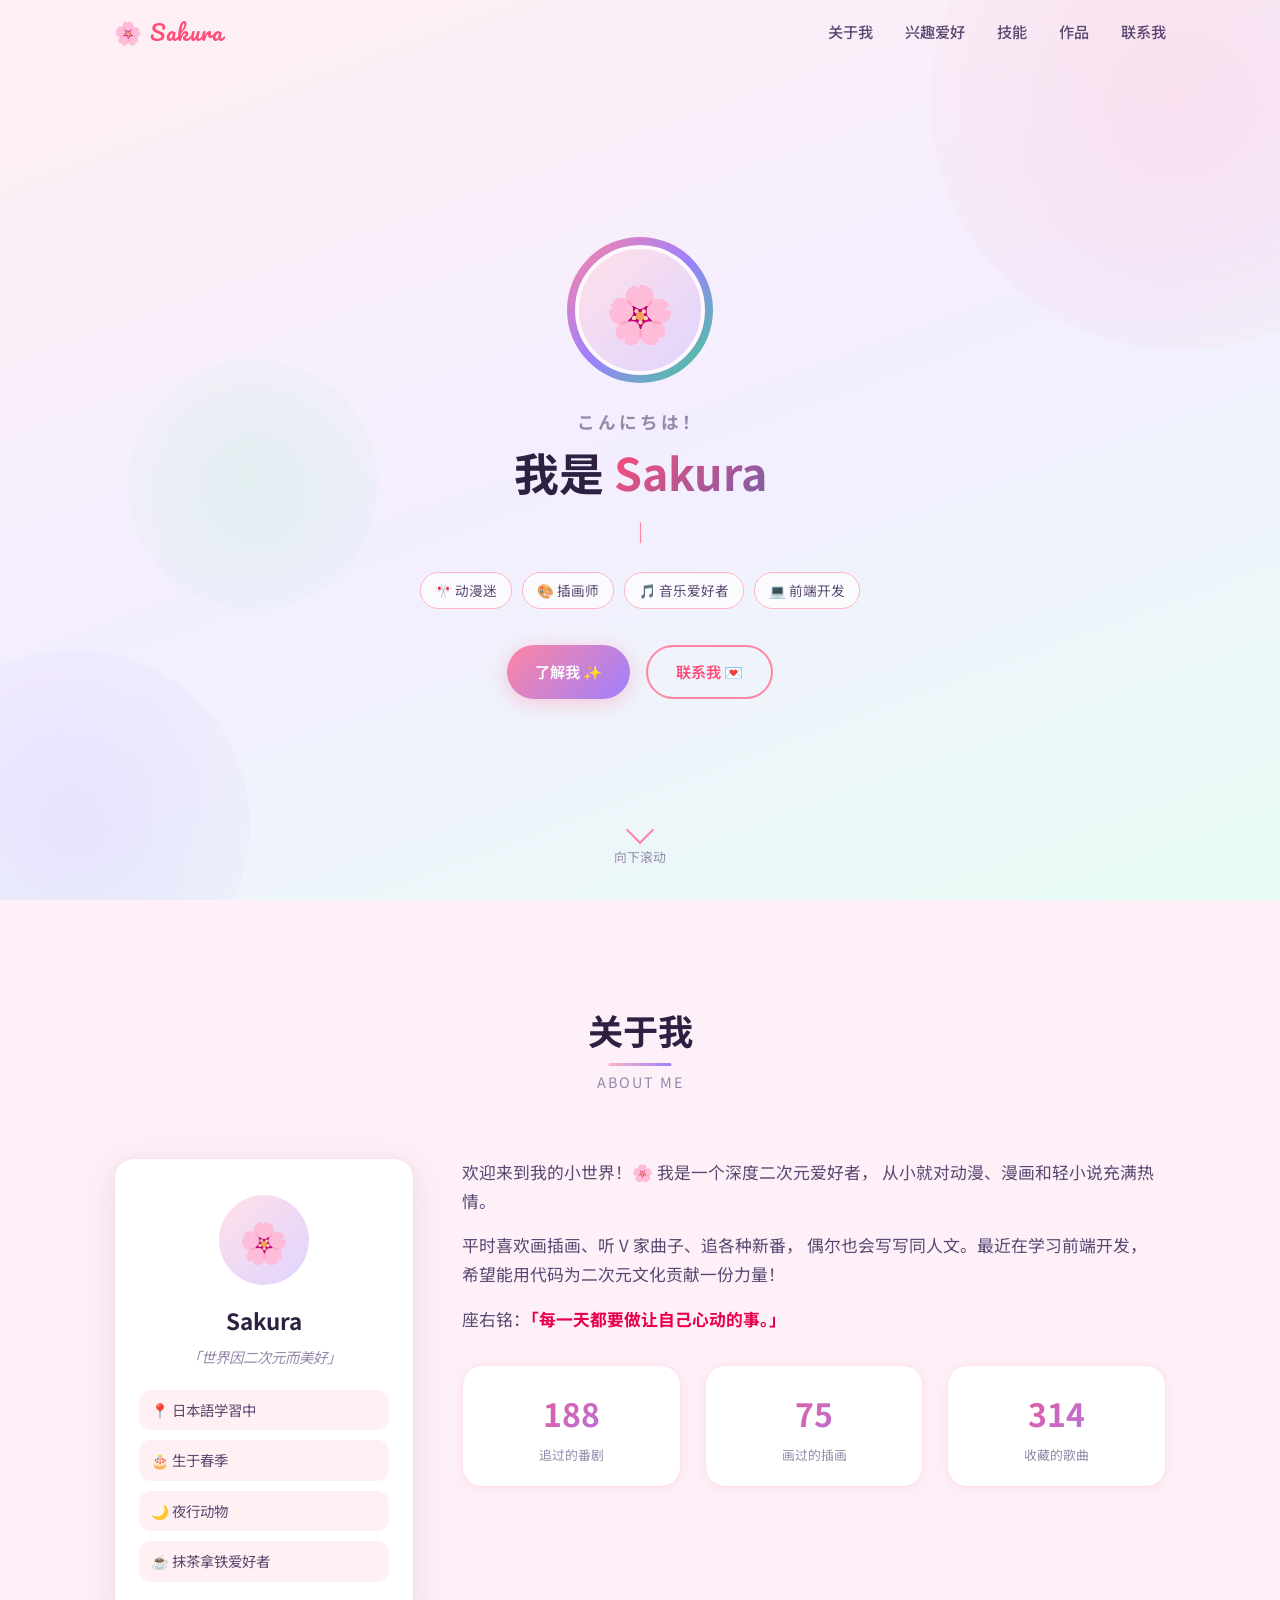
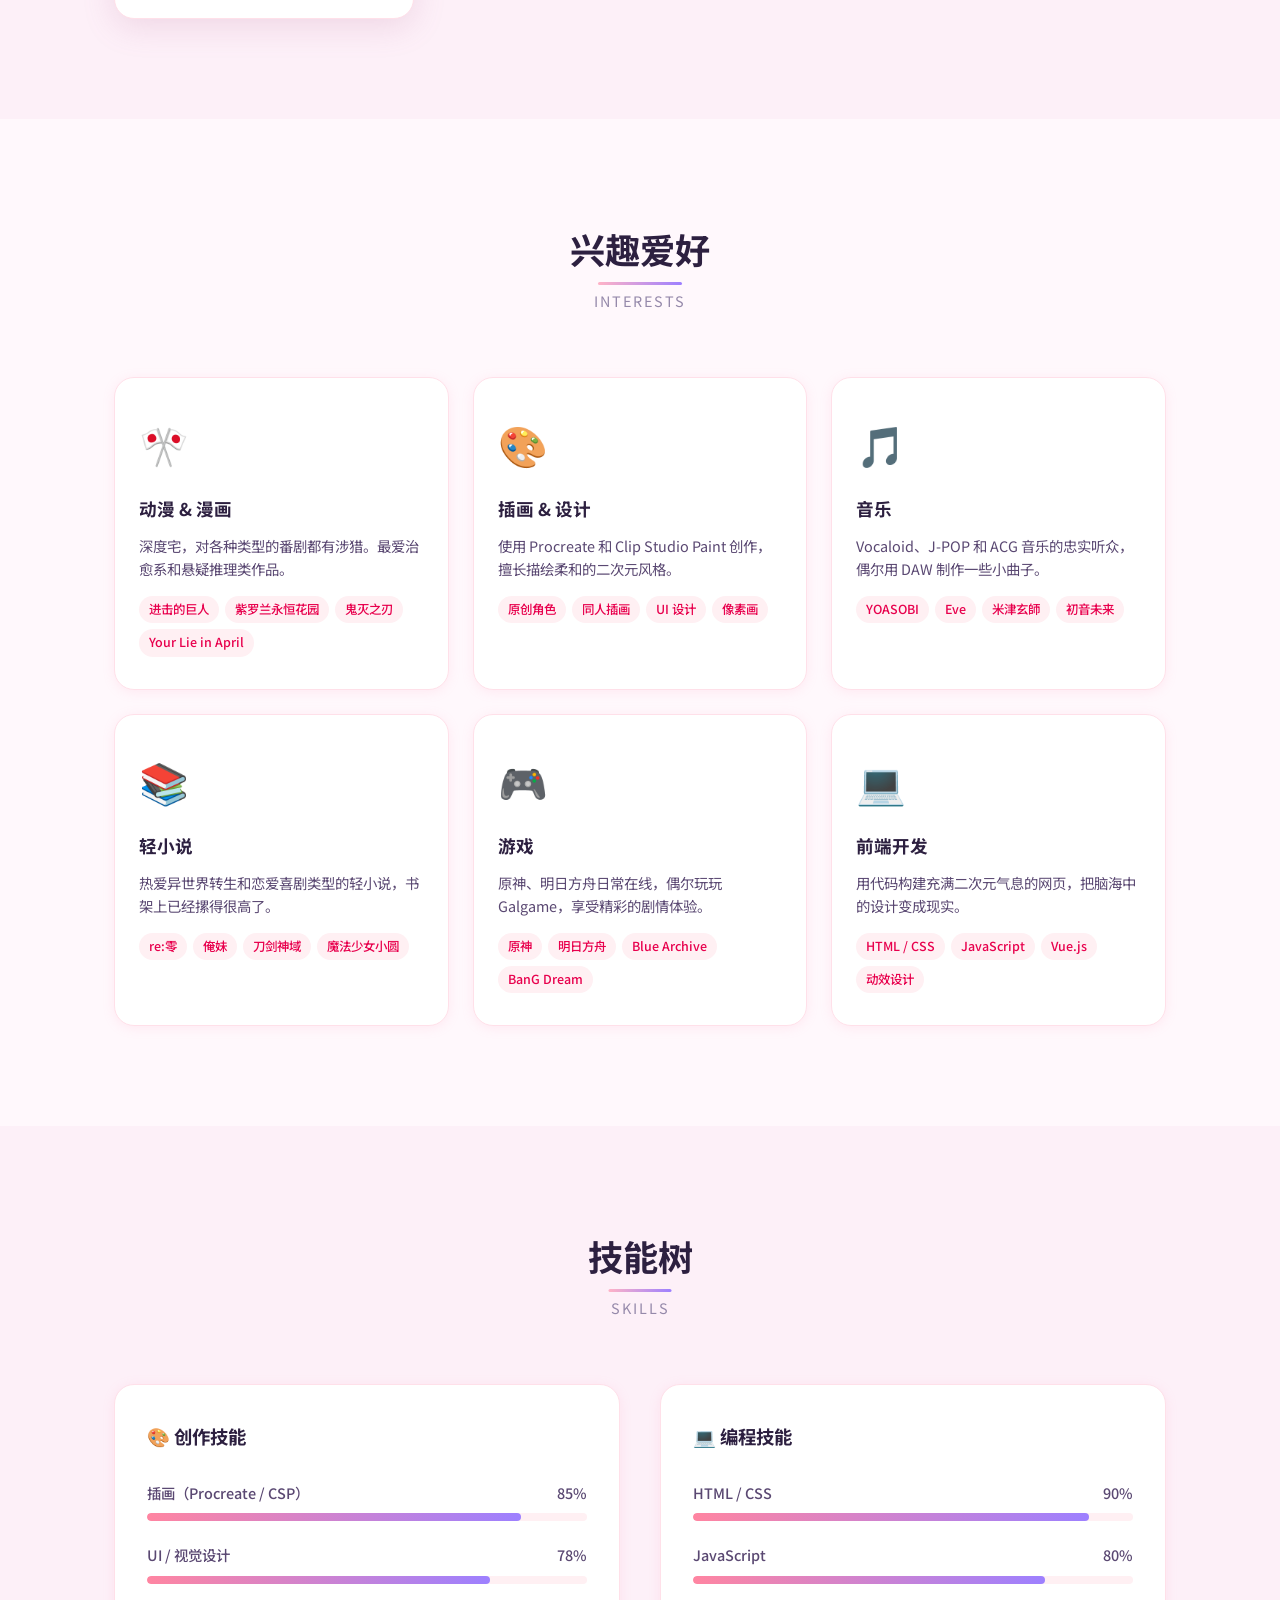
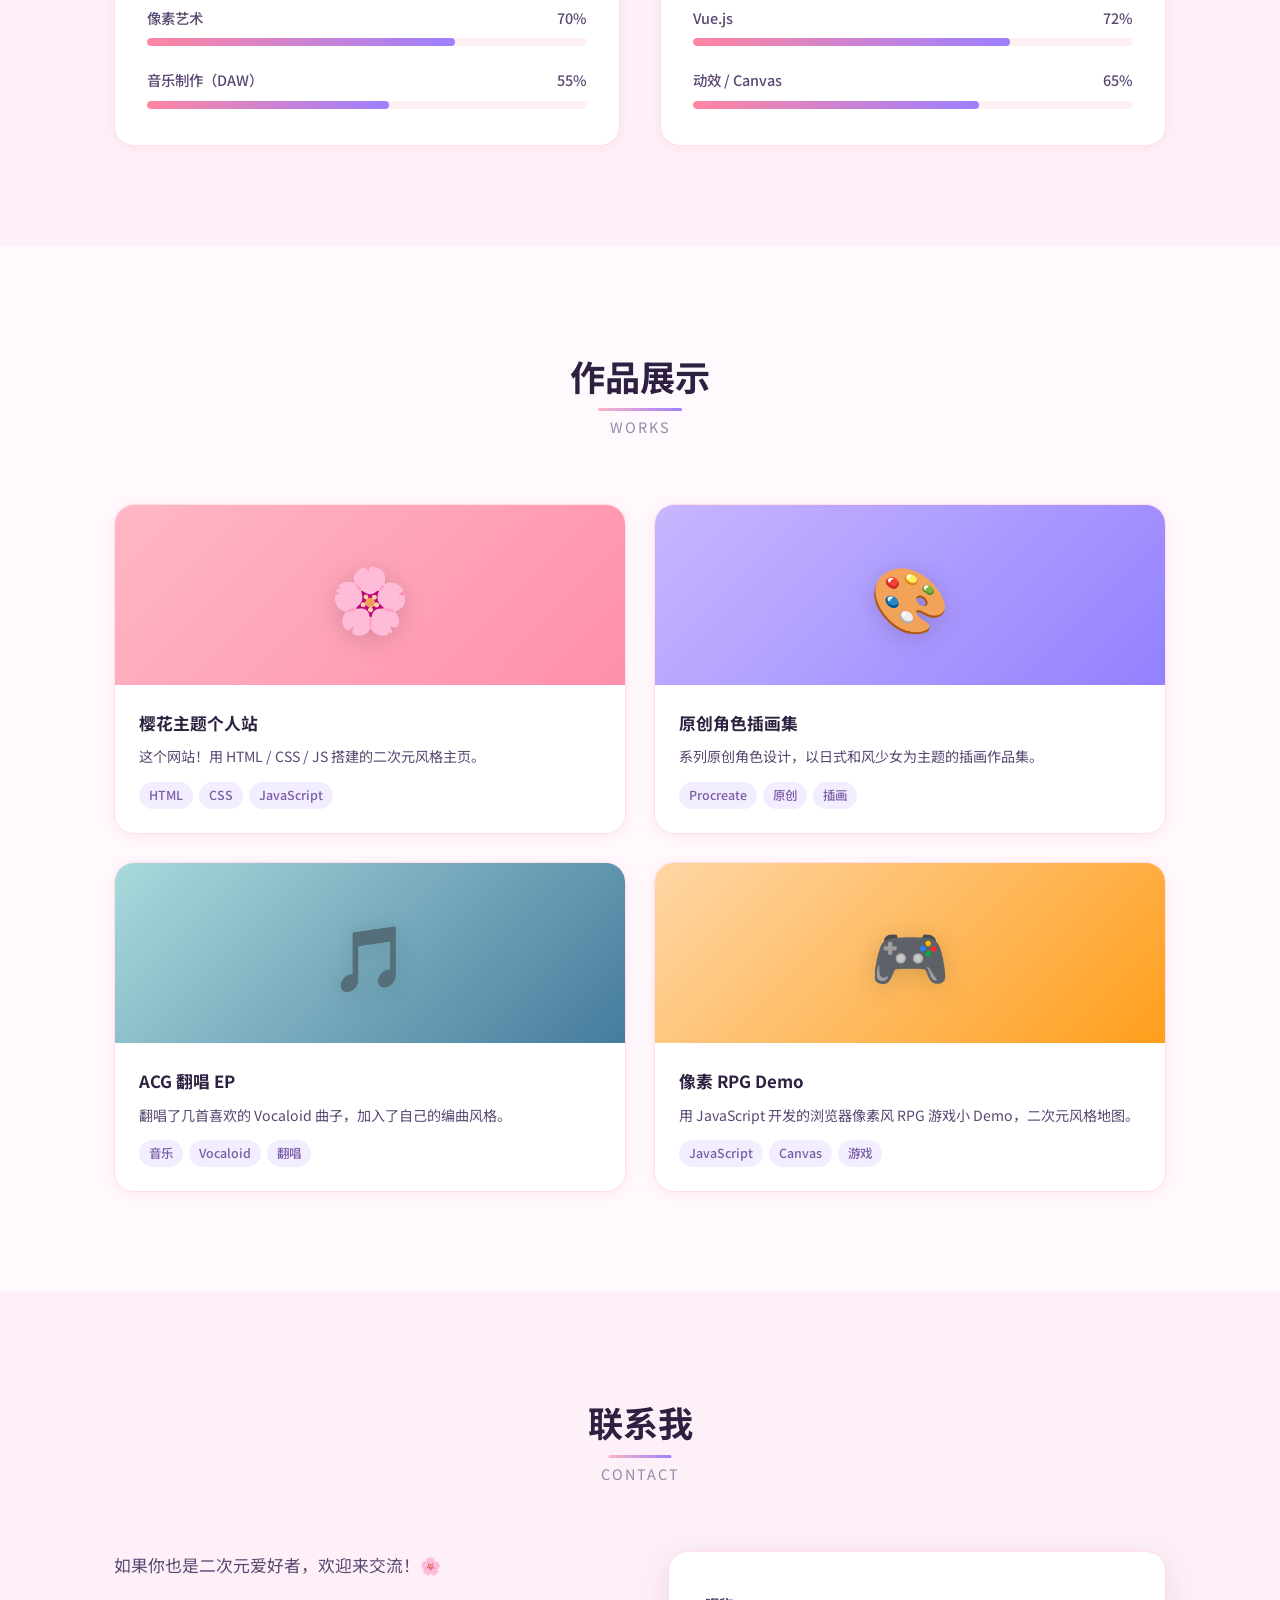
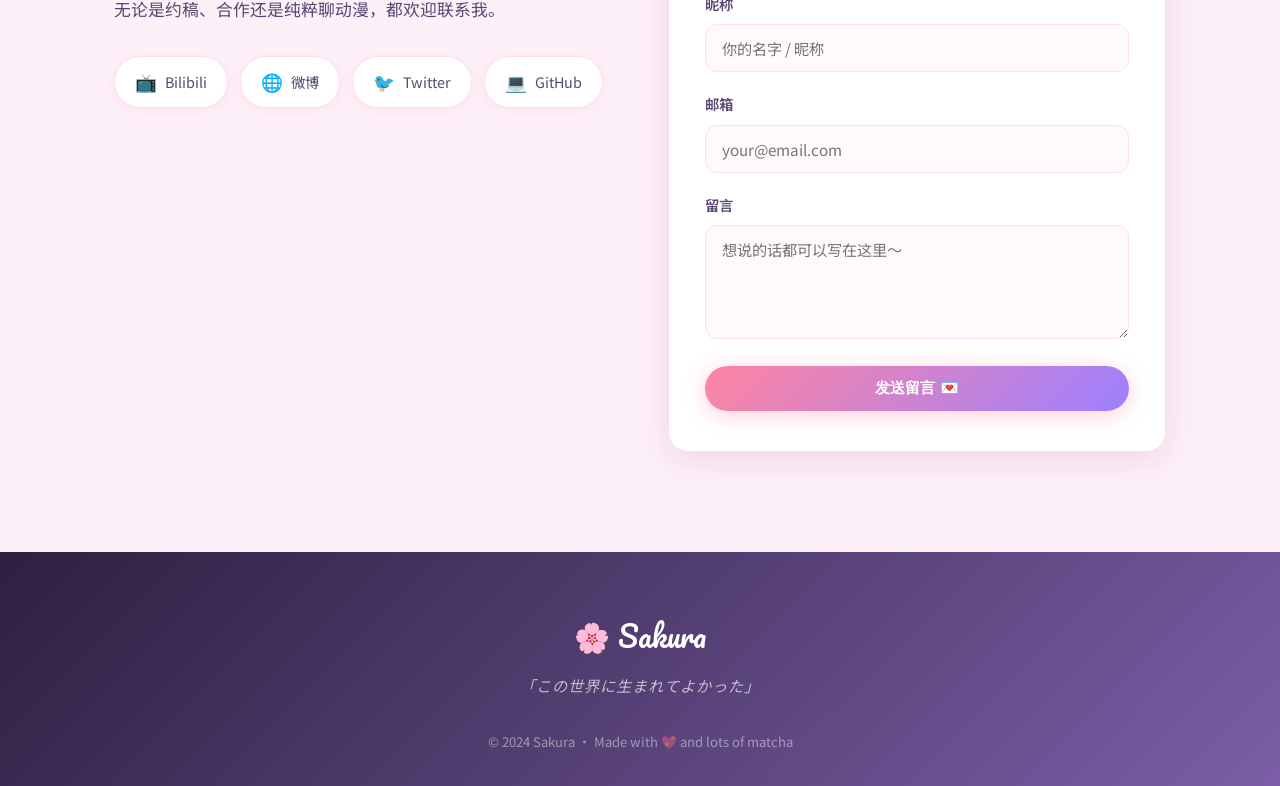
<file: index.html>
<!DOCTYPE html>
<html lang="zh-CN">
<head>
  <meta charset="UTF-8" />
  <meta name="viewport" content="width=device-width, initial-scale=1.0" />
  <meta name="description" content="Sakura 的二次元个人主页 — 动漫、绘画、音乐爱好者" />
  <meta property="og:title" content="Sakura の主页 🌸" />
  <meta property="og:description" content="一个充满二次元气息的个人网站" />
  <meta property="og:type" content="website" />
  <title>Sakura の主页 🌸</title>
  <link rel="icon" href="data:image/svg+xml,<svg xmlns='http://www.w3.org/2000/svg' viewBox='0 0 100 100'><text y='.9em' font-size='90'>🌸</text></svg>" />
  <link rel="preconnect" href="https://fonts.googleapis.com" />
  <link rel="preconnect" href="https://fonts.gstatic.com" crossorigin />
  <link href="https://fonts.googleapis.com/css2?family=Noto+Sans+SC:wght@300;400;500;700&family=Pacifico&display=swap" rel="stylesheet" />
  <link rel="stylesheet" href="css/style.css" />
</head>
<body>

  <!-- 自定义光标 -->
  <div class="cursor" id="cursor"></div>
  <div class="cursor-trail" id="cursorTrail"></div>

  <!-- 樱花飘落容器 -->
  <div class="sakura-container" id="sakuraContainer"></div>

  <!-- 导航栏 -->
  <nav class="navbar" id="navbar">
    <div class="nav-inner">
      <a class="nav-logo" href="#hero">🌸 Sakura</a>
      <ul class="nav-links">
        <li><a href="#about">关于我</a></li>
        <li><a href="#interests">兴趣爱好</a></li>
        <li><a href="#skills">技能</a></li>
        <li><a href="#works">作品</a></li>
        <li><a href="#contact">联系我</a></li>
      </ul>
      <button class="nav-toggle" id="navToggle" aria-label="菜单">
        <span></span><span></span><span></span>
      </button>
    </div>
  </nav>

  <!-- Hero 区域 -->
  <section class="hero" id="hero">
    <div class="hero-bg-circles">
      <div class="circle c1"></div>
      <div class="circle c2"></div>
      <div class="circle c3"></div>
    </div>
    <div class="hero-content">
      <div class="avatar-wrap">
        <div class="avatar-ring"></div>
        <div class="avatar" id="avatar">
          <span class="avatar-emoji">🌸</span>
        </div>
      </div>
      <h1 class="hero-title">
        <span class="hello">こんにちは！</span>
        <span class="name">我是 <em>Sakura</em></span>
      </h1>
      <p class="hero-subtitle typewriter" id="typewriter"></p>
      <div class="hero-badges">
        <span class="badge">🎌 动漫迷</span>
        <span class="badge">🎨 插画师</span>
        <span class="badge">🎵 音乐爱好者</span>
        <span class="badge">💻 前端开发</span>
      </div>
      <div class="hero-btns">
        <a href="#about" class="btn btn-primary">了解我 ✨</a>
        <a href="#contact" class="btn btn-outline">联系我 💌</a>
      </div>
    </div>
    <div class="scroll-hint">
      <div class="scroll-arrow"></div>
      <span>向下滚动</span>
    </div>
  </section>

  <!-- 关于我 -->
  <section class="section about" id="about">
    <div class="container">
      <h2 class="section-title"><span>关于我</span> <small>About Me</small></h2>
      <div class="about-grid">
        <div class="about-card profile-card reveal">
          <div class="profile-avatar">
            <span>🌸</span>
          </div>
          <h3>Sakura</h3>
          <p class="profile-tagline">「世界因二次元而美好」</p>
          <ul class="profile-meta">
            <li>📍 日本語学習中</li>
            <li>🎂 生于春季</li>
            <li>🌙 夜行动物</li>
            <li>☕ 抹茶拿铁爱好者</li>
          </ul>
        </div>
        <div class="about-text reveal">
          <p>
            欢迎来到我的小世界！🌸 我是一个深度二次元爱好者，
            从小就对动漫、漫画和轻小说充满热情。
          </p>
          <p>
            平时喜欢画插画、听 V 家曲子、追各种新番，
            偶尔也会写写同人文。最近在学习前端开发，
            希望能用代码为二次元文化贡献一份力量！
          </p>
          <p>
            座右铭：<strong>「每一天都要做让自己心动的事。」</strong>
          </p>
          <div class="stat-row">
            <div class="stat">
              <span class="stat-num" data-target="300">0</span>
              <span class="stat-label">追过的番剧</span>
            </div>
            <div class="stat">
              <span class="stat-num" data-target="120">0</span>
              <span class="stat-label">画过的插画</span>
            </div>
            <div class="stat">
              <span class="stat-num" data-target="500">0</span>
              <span class="stat-label">收藏的歌曲</span>
            </div>
          </div>
        </div>
      </div>
    </div>
  </section>

  <!-- 兴趣爱好 -->
  <section class="section interests" id="interests">
    <div class="container">
      <h2 class="section-title"><span>兴趣爱好</span> <small>Interests</small></h2>
      <div class="interests-grid">
        <div class="interest-card reveal" data-delay="0">
          <div class="interest-icon">🎌</div>
          <h3>动漫 &amp; 漫画</h3>
          <p>深度宅，对各种类型的番剧都有涉猎。最爱治愈系和悬疑推理类作品。</p>
          <div class="tag-list">
            <span class="tag">进击的巨人</span>
            <span class="tag">紫罗兰永恒花园</span>
            <span class="tag">鬼灭之刃</span>
            <span class="tag">Your Lie in April</span>
          </div>
        </div>
        <div class="interest-card reveal" data-delay="100">
          <div class="interest-icon">🎨</div>
          <h3>插画 &amp; 设计</h3>
          <p>使用 Procreate 和 Clip Studio Paint 创作，擅长描绘柔和的二次元风格。</p>
          <div class="tag-list">
            <span class="tag">原创角色</span>
            <span class="tag">同人插画</span>
            <span class="tag">UI 设计</span>
            <span class="tag">像素画</span>
          </div>
        </div>
        <div class="interest-card reveal" data-delay="200">
          <div class="interest-icon">🎵</div>
          <h3>音乐</h3>
          <p>Vocaloid、J-POP 和 ACG 音乐的忠实听众，偶尔用 DAW 制作一些小曲子。</p>
          <div class="tag-list">
            <span class="tag">YOASOBI</span>
            <span class="tag">Eve</span>
            <span class="tag">米津玄師</span>
            <span class="tag">初音未来</span>
          </div>
        </div>
        <div class="interest-card reveal" data-delay="300">
          <div class="interest-icon">📚</div>
          <h3>轻小说</h3>
          <p>热爱异世界转生和恋爱喜剧类型的轻小说，书架上已经摞得很高了。</p>
          <div class="tag-list">
            <span class="tag">re:零</span>
            <span class="tag">俺妹</span>
            <span class="tag">刀剑神域</span>
            <span class="tag">魔法少女小圆</span>
          </div>
        </div>
        <div class="interest-card reveal" data-delay="400">
          <div class="interest-icon">🎮</div>
          <h3>游戏</h3>
          <p>原神、明日方舟日常在线，偶尔玩玩 Galgame，享受精彩的剧情体验。</p>
          <div class="tag-list">
            <span class="tag">原神</span>
            <span class="tag">明日方舟</span>
            <span class="tag">Blue Archive</span>
            <span class="tag">BanG Dream</span>
          </div>
        </div>
        <div class="interest-card reveal" data-delay="500">
          <div class="interest-icon">💻</div>
          <h3>前端开发</h3>
          <p>用代码构建充满二次元气息的网页，把脑海中的设计变成现实。</p>
          <div class="tag-list">
            <span class="tag">HTML / CSS</span>
            <span class="tag">JavaScript</span>
            <span class="tag">Vue.js</span>
            <span class="tag">动效设计</span>
          </div>
        </div>
      </div>
    </div>
  </section>

  <!-- 技能 -->
  <section class="section skills" id="skills">
    <div class="container">
      <h2 class="section-title"><span>技能树</span> <small>Skills</small></h2>
      <div class="skills-grid">
        <div class="skill-group reveal">
          <h3>🎨 创作技能</h3>
          <div class="skill-item">
            <div class="skill-header">
              <span>插画（Procreate / CSP）</span>
              <span>85%</span>
            </div>
            <div class="skill-bar"><div class="skill-fill" data-width="85"></div></div>
          </div>
          <div class="skill-item">
            <div class="skill-header">
              <span>UI / 视觉设计</span>
              <span>78%</span>
            </div>
            <div class="skill-bar"><div class="skill-fill" data-width="78"></div></div>
          </div>
          <div class="skill-item">
            <div class="skill-header">
              <span>像素艺术</span>
              <span>70%</span>
            </div>
            <div class="skill-bar"><div class="skill-fill" data-width="70"></div></div>
          </div>
          <div class="skill-item">
            <div class="skill-header">
              <span>音乐制作（DAW）</span>
              <span>55%</span>
            </div>
            <div class="skill-bar"><div class="skill-fill" data-width="55"></div></div>
          </div>
        </div>
        <div class="skill-group reveal">
          <h3>💻 编程技能</h3>
          <div class="skill-item">
            <div class="skill-header">
              <span>HTML / CSS</span>
              <span>90%</span>
            </div>
            <div class="skill-bar"><div class="skill-fill" data-width="90"></div></div>
          </div>
          <div class="skill-item">
            <div class="skill-header">
              <span>JavaScript</span>
              <span>80%</span>
            </div>
            <div class="skill-bar"><div class="skill-fill" data-width="80"></div></div>
          </div>
          <div class="skill-item">
            <div class="skill-header">
              <span>Vue.js</span>
              <span>72%</span>
            </div>
            <div class="skill-bar"><div class="skill-fill" data-width="72"></div></div>
          </div>
          <div class="skill-item">
            <div class="skill-header">
              <span>动效 / Canvas</span>
              <span>65%</span>
            </div>
            <div class="skill-bar"><div class="skill-fill" data-width="65"></div></div>
          </div>
        </div>
      </div>
    </div>
  </section>

  <!-- 作品展示 -->
  <section class="section works" id="works">
    <div class="container">
      <h2 class="section-title"><span>作品展示</span> <small>Works</small></h2>
      <div class="works-grid">
        <div class="work-card reveal" data-delay="0">
          <div class="work-cover" style="background: linear-gradient(135deg, #ffb7c5 0%, #ff8fab 100%);">
            <span class="work-emoji">🌸</span>
          </div>
          <div class="work-info">
            <h3>樱花主题个人站</h3>
            <p>这个网站！用 HTML / CSS / JS 搭建的二次元风格主页。</p>
            <div class="work-tags">
              <span>HTML</span><span>CSS</span><span>JavaScript</span>
            </div>
          </div>
        </div>
        <div class="work-card reveal" data-delay="100">
          <div class="work-cover" style="background: linear-gradient(135deg, #c8b6ff 0%, #9381ff 100%);">
            <span class="work-emoji">🎨</span>
          </div>
          <div class="work-info">
            <h3>原创角色插画集</h3>
            <p>系列原创角色设计，以日式和风少女为主题的插画作品集。</p>
            <div class="work-tags">
              <span>Procreate</span><span>原创</span><span>插画</span>
            </div>
          </div>
        </div>
        <div class="work-card reveal" data-delay="200">
          <div class="work-cover" style="background: linear-gradient(135deg, #a8dadc 0%, #457b9d 100%);">
            <span class="work-emoji">🎵</span>
          </div>
          <div class="work-info">
            <h3>ACG 翻唱 EP</h3>
            <p>翻唱了几首喜欢的 Vocaloid 曲子，加入了自己的编曲风格。</p>
            <div class="work-tags">
              <span>音乐</span><span>Vocaloid</span><span>翻唱</span>
            </div>
          </div>
        </div>
        <div class="work-card reveal" data-delay="300">
          <div class="work-cover" style="background: linear-gradient(135deg, #ffd6a5 0%, #ff9f1c 100%);">
            <span class="work-emoji">🎮</span>
          </div>
          <div class="work-info">
            <h3>像素 RPG Demo</h3>
            <p>用 JavaScript 开发的浏览器像素风 RPG 游戏小 Demo，二次元风格地图。</p>
            <div class="work-tags">
              <span>JavaScript</span><span>Canvas</span><span>游戏</span>
            </div>
          </div>
        </div>
      </div>
    </div>
  </section>

  <!-- 联系我 -->
  <section class="section contact" id="contact">
    <div class="container">
      <h2 class="section-title"><span>联系我</span> <small>Contact</small></h2>
      <div class="contact-wrap">
        <div class="contact-text reveal">
          <p>如果你也是二次元爱好者，欢迎来交流！🌸</p>
          <p>无论是约稿、合作还是纯粹聊动漫，都欢迎联系我。</p>
          <div class="social-links">
            <a href="#" class="social-btn" title="Bilibili">
              <span class="social-icon">📺</span>
              <span>Bilibili</span>
            </a>
            <a href="#" class="social-btn" title="微博">
              <span class="social-icon">🌐</span>
              <span>微博</span>
            </a>
            <a href="#" class="social-btn" title="Twitter/X">
              <span class="social-icon">🐦</span>
              <span>Twitter</span>
            </a>
            <a href="#" class="social-btn" title="GitHub">
              <span class="social-icon">💻</span>
              <span>GitHub</span>
            </a>
          </div>
        </div>
        <form class="contact-form reveal" id="contactForm">
          <div class="form-group">
            <label for="name">昵称</label>
            <input type="text" id="name" name="name" placeholder="你的名字 / 昵称" required />
          </div>
          <div class="form-group">
            <label for="email">邮箱</label>
            <input type="email" id="email" name="email" placeholder="your@email.com" required />
          </div>
          <div class="form-group">
            <label for="message">留言</label>
            <textarea id="message" name="message" rows="4" placeholder="想说的话都可以写在这里～" required></textarea>
          </div>
          <button type="submit" class="btn btn-primary btn-full">
            发送留言 💌
          </button>
          <p class="form-success" id="formSuccess">消息已发送！谢谢你的留言 🌸</p>
        </form>
      </div>
    </div>
  </section>

  <!-- 页脚 -->
  <footer class="footer">
    <div class="footer-inner">
      <p class="footer-logo">🌸 Sakura</p>
      <p class="footer-quote">「この世界に生まれてよかった」</p>
      <p class="footer-copy">© 2024 Sakura · Made with 💖 and lots of matcha</p>
    </div>
    <button class="back-to-top" id="backToTop" aria-label="回到顶部">↑</button>
  </footer>

  <script src="js/main.js"></script>
</body>
</html>
</file>
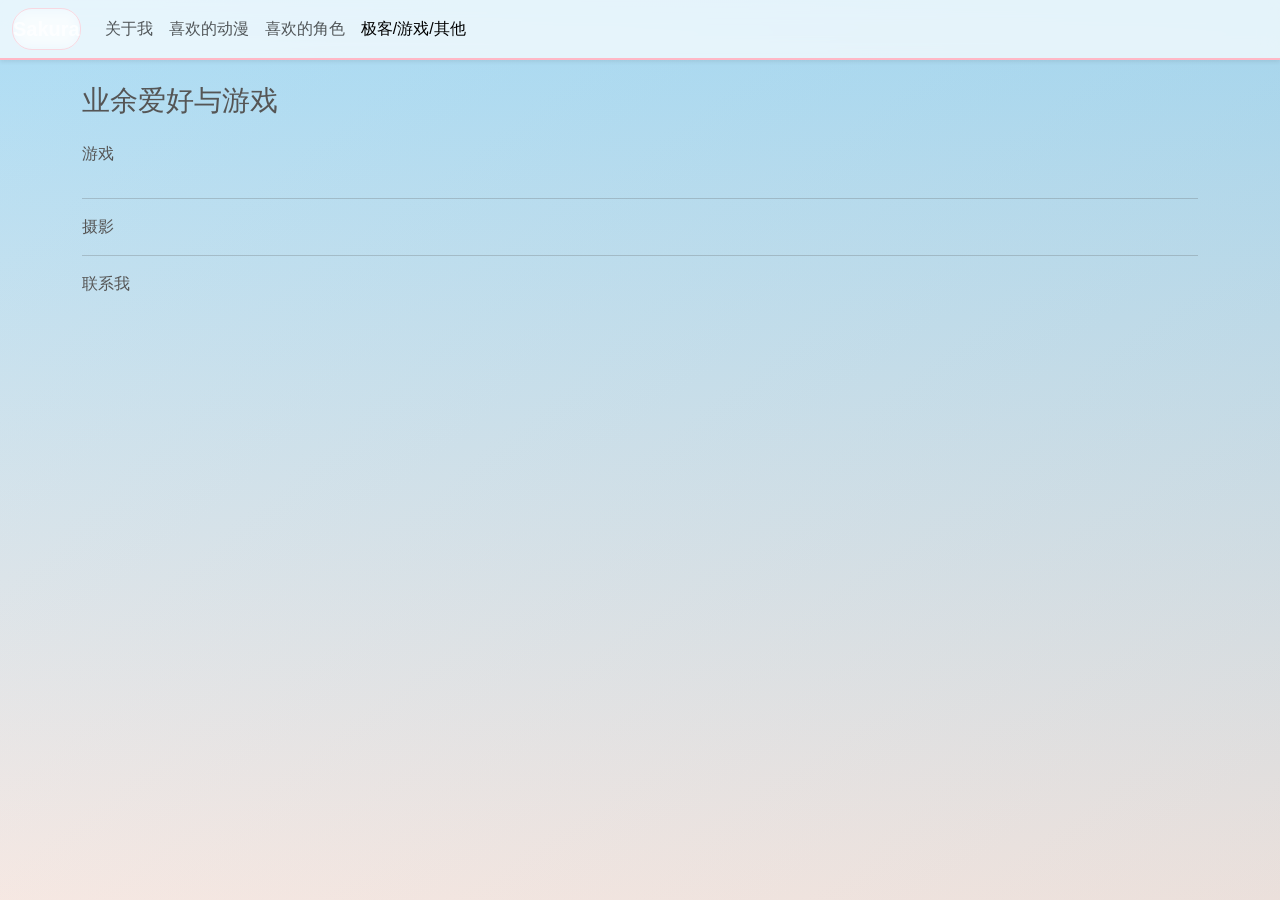
<file: games.html>
<!DOCTYPE html>
<html lang="zh">
    <head>
        <meta charset="UTF-8">
        <meta name="viewport" content="width=device-width, initial-scale=1.0">
        <title>Sakura - 游戏</title>
        
        <link href="https://cdn.jsdelivr.net/npm/bootstrap@5.3.8/dist/css/bootstrap.min.css" rel="stylesheet" integrity="sha384-sRIl4kxILFvY47J16cr9ZwB07vP4J8+LH7qKQnuqkuIAvNWLzeN8tE5YBujZqJLB" crossorigin="anonymous">
        <link href="styles.css" rel="stylesheet">
    </head>
    <body>

        <nav class="navbar navbar-expand-lg navbar-light bg-light mb-4 shadow-sm">
            <div class="container-fluid">
                <a class="navbar-brand fw-bold" href="index.html">Sakura</a>
                <button class="navbar-toggler" type="button" data-bs-toggle="collapse" data-bs-target="#navbarNav">
                    <span class="navbar-toggler-icon"></span>
                </button>
                <div class="collapse navbar-collapse" id="navbarNav">
                    <ul class="navbar-nav">
                        <li class="nav-item"><a class="nav-link " href="index.html">关于我</a></li>
                        <li class="nav-item"><a class="nav-link " href="anime.html">喜欢的动漫</a></li>
                        <li class="nav-item"><a class="nav-link " href="characters.html">喜欢的角色</a></li>
                        <li class="nav-item"><a class="nav-link active" href="games.html">极客/游戏/其他</a></li>
                    </ul>
                </div>
            </div>
        </nav>

        <div class="container pb-5">
<h3 class="mb-4">业余爱好与游戏</h3>
<p>游戏</p>
                    <div class="row row-cols-1 row-cols-md-3 g-4 mt-3" id="games-container">
                    </div><hr><p>摄影</p><hr><p>联系我</p>
        </div>
        <script src="https://cdn.jsdelivr.net/npm/bootstrap@5.3.8/dist/js/bootstrap.bundle.min.js" integrity="sha384-FKyoEForCGlyvwx9Hj09JcYn3nv7wiPVlz7YYwJrWVcXK/BmnVDxM+D2scQbITxI" crossorigin="anonymous"></script>
    </body>
</html>
</file>
<file: css/style.css>
/* ===================================================
   Sakura 二次元个人主页 · 全局样式
   =================================================== */

/* ---------- CSS 变量 ---------- */
:root {
  --pink-100: #fff0f3;
  --pink-200: #ffe0e9;
  --pink-300: #ffb3c6;
  --pink-400: #ff85a1;
  --pink-500: #ff4d77;
  --pink-600: #e8004d;

  --lavender-100: #f3eeff;
  --lavender-200: #e0d4ff;
  --lavender-300: #c8b6ff;
  --lavender-400: #9d80ff;
  --lavender-500: #7b5ea7;

  --mint-100: #e8fdf5;
  --mint-300: #a8edca;
  --mint-500: #3ecf8e;

  --text-dark: #2d2040;
  --text-mid: #5a4872;
  --text-light: #9589aa;

  --bg-main: #fff8fc;
  --bg-alt: #fdf0f8;
  --bg-card: #ffffff;

  --shadow-sm: 0 2px 12px rgba(255, 150, 180, 0.15);
  --shadow-md: 0 8px 32px rgba(180, 100, 150, 0.18);
  --shadow-lg: 0 20px 60px rgba(150, 80, 130, 0.2);

  --radius-sm: 12px;
  --radius-md: 20px;
  --radius-lg: 32px;
  --radius-full: 9999px;

  --transition: 0.35s cubic-bezier(0.25, 0.8, 0.25, 1);
  --nav-height: 64px;
}

/* ---------- 重置 & 基础 ---------- */
*, *::before, *::after {
  box-sizing: border-box;
  margin: 0;
  padding: 0;
}

html {
  scroll-behavior: smooth;
  font-size: 16px;
}

body {
  font-family: 'Noto Sans SC', 'PingFang SC', 'Microsoft YaHei', sans-serif;
  background: var(--bg-main);
  color: var(--text-dark);
  line-height: 1.7;
  overflow-x: hidden;
}

a {
  color: inherit;
  text-decoration: none;
}

img {
  max-width: 100%;
  display: block;
}

ul {
  list-style: none;
}

/* ---------- 自定义光标（仅限支持精确指针的设备）---------- */
@media (hover: hover) and (pointer: fine) {
  body {
    cursor: none;
  }
}

.cursor,
.cursor-trail {
  display: none;
}

@media (hover: hover) and (pointer: fine) {
  .cursor {
    display: block;
  }
  .cursor-trail {
    display: block;
  }
}

.cursor {
  width: 14px;
  height: 14px;
  background: var(--pink-500);
  border-radius: 50%;
  position: fixed;
  top: 0;
  left: 0;
  pointer-events: none;
  z-index: 9999;
  transform: translate(-50%, -50%);
  transition: transform 0.1s ease, background 0.3s ease;
  mix-blend-mode: multiply;
}

.cursor-trail {
  width: 36px;
  height: 36px;
  border: 2px solid var(--pink-400);
  border-radius: 50%;
  position: fixed;
  top: 0;
  left: 0;
  pointer-events: none;
  z-index: 9998;
  transform: translate(-50%, -50%);
  transition: transform 0.25s ease, opacity 0.25s ease;
  opacity: 0.5;
}

body:not(:hover) .cursor,
body:not(:hover) .cursor-trail {
  opacity: 0;
}

/* ---------- 樱花飘落 ---------- */
.sakura-container {
  position: fixed;
  top: 0;
  left: 0;
  width: 100%;
  height: 100%;
  pointer-events: none;
  z-index: 0;
  overflow: hidden;
}

.sakura-petal {
  position: absolute;
  top: -60px;
  font-size: 1.2rem;
  animation: petalFall linear infinite;
  opacity: 0.85;
  user-select: none;
}

@keyframes petalFall {
  0% {
    transform: translateY(0) rotate(0deg) translateX(0);
    opacity: 0.9;
  }
  50% {
    transform: translateY(50vh) rotate(180deg) translateX(30px);
    opacity: 0.7;
  }
  100% {
    transform: translateY(105vh) rotate(360deg) translateX(-20px);
    opacity: 0;
  }
}

/* ---------- 导航栏 ---------- */
.navbar {
  position: fixed;
  top: 0;
  left: 0;
  right: 0;
  height: var(--nav-height);
  z-index: 1000;
  transition: background var(--transition), box-shadow var(--transition);
}

.navbar.scrolled {
  background: rgba(255, 248, 252, 0.92);
  backdrop-filter: blur(16px);
  -webkit-backdrop-filter: blur(16px);
  box-shadow: 0 2px 20px rgba(255, 150, 180, 0.2);
}

.nav-inner {
  max-width: 1100px;
  margin: 0 auto;
  padding: 0 24px;
  height: 100%;
  display: flex;
  align-items: center;
  justify-content: space-between;
}

.nav-logo {
  font-family: 'Pacifico', cursive;
  font-size: 1.4rem;
  color: var(--pink-500);
  letter-spacing: 1px;
  transition: transform var(--transition);
}

.nav-logo:hover {
  transform: scale(1.05);
}

.nav-links {
  display: flex;
  gap: 32px;
}

.nav-links a {
  font-size: 0.95rem;
  font-weight: 500;
  color: var(--text-mid);
  position: relative;
  transition: color var(--transition);
}

.nav-links a::after {
  content: '';
  position: absolute;
  bottom: -4px;
  left: 0;
  width: 0;
  height: 2px;
  background: var(--pink-400);
  border-radius: 2px;
  transition: width var(--transition);
}

.nav-links a:hover,
.nav-links a.active {
  color: var(--pink-500);
}

.nav-links a:hover::after,
.nav-links a.active::after {
  width: 100%;
}

.nav-toggle {
  display: none;
  flex-direction: column;
  gap: 5px;
  background: none;
  border: none;
  cursor: pointer;
  padding: 4px;
}

.nav-toggle span {
  display: block;
  width: 24px;
  height: 2px;
  background: var(--pink-500);
  border-radius: 2px;
  transition: transform var(--transition), opacity var(--transition);
}

/* ---------- 通用容器 & 区块 ---------- */
.container {
  max-width: 1100px;
  margin: 0 auto;
  padding: 0 24px;
}

.section {
  padding: 100px 0;
  position: relative;
  z-index: 1;
}

.section-title {
  text-align: center;
  margin-bottom: 64px;
}

.section-title span {
  display: block;
  font-size: 2.2rem;
  font-weight: 700;
  color: var(--text-dark);
  position: relative;
  display: inline-block;
}

.section-title span::after {
  content: '';
  position: absolute;
  bottom: -6px;
  left: 50%;
  transform: translateX(-50%);
  width: 60%;
  height: 3px;
  background: linear-gradient(90deg, var(--pink-300), var(--lavender-400));
  border-radius: 3px;
}

.section-title small {
  display: block;
  font-size: 0.9rem;
  font-weight: 400;
  color: var(--text-light);
  margin-top: 10px;
  letter-spacing: 2px;
  text-transform: uppercase;
}

/* ---------- 按钮 ---------- */
.btn {
  display: inline-flex;
  align-items: center;
  gap: 6px;
  padding: 12px 28px;
  border-radius: var(--radius-full);
  font-size: 0.95rem;
  font-weight: 600;
  cursor: pointer;
  border: none;
  transition: transform var(--transition), box-shadow var(--transition);
  position: relative;
  overflow: hidden;
}

.btn::after {
  content: '';
  position: absolute;
  inset: 0;
  background: rgba(255, 255, 255, 0.2);
  opacity: 0;
  transition: opacity 0.2s;
}

.btn:hover::after {
  opacity: 1;
}

.btn:hover {
  transform: translateY(-3px);
  box-shadow: var(--shadow-md);
}

.btn:active {
  transform: translateY(0);
}

.btn-primary {
  background: linear-gradient(135deg, var(--pink-400), var(--lavender-400));
  color: #fff;
  box-shadow: 0 4px 20px rgba(255, 133, 161, 0.4);
}

.btn-outline {
  background: transparent;
  color: var(--pink-500);
  border: 2px solid var(--pink-400);
}

.btn-outline:hover {
  background: var(--pink-100);
}

.btn-full {
  width: 100%;
  justify-content: center;
}

/* ---------- 徽章 ---------- */
.badge {
  display: inline-flex;
  align-items: center;
  gap: 4px;
  padding: 6px 14px;
  background: rgba(255, 255, 255, 0.7);
  border: 1.5px solid var(--pink-300);
  border-radius: var(--radius-full);
  font-size: 0.85rem;
  color: var(--text-mid);
  backdrop-filter: blur(8px);
  transition: background var(--transition), transform var(--transition);
}

.badge:hover {
  background: var(--pink-100);
  transform: translateY(-2px);
}

/* ---------- Reveal 动画 ---------- */
.reveal {
  opacity: 0;
  transform: translateY(40px);
  transition: opacity 0.7s ease, transform 0.7s ease;
}

.reveal.visible {
  opacity: 1;
  transform: translateY(0);
}

/* ---------- Hero 区域 ---------- */
.hero {
  min-height: 100vh;
  display: flex;
  flex-direction: column;
  align-items: center;
  justify-content: center;
  text-align: center;
  padding: calc(var(--nav-height) + 40px) 24px 60px;
  position: relative;
  overflow: hidden;
  background: linear-gradient(160deg, var(--pink-100) 0%, var(--lavender-100) 50%, var(--mint-100) 100%);
}

.hero-bg-circles {
  position: absolute;
  inset: 0;
  pointer-events: none;
}

.circle {
  position: absolute;
  border-radius: 50%;
  opacity: 0.25;
  animation: floatCircle 8s ease-in-out infinite;
}

.c1 {
  width: 500px;
  height: 500px;
  background: radial-gradient(circle, var(--pink-300), transparent);
  top: -150px;
  right: -150px;
  animation-duration: 10s;
}

.c2 {
  width: 350px;
  height: 350px;
  background: radial-gradient(circle, var(--lavender-300), transparent);
  bottom: -100px;
  left: -100px;
  animation-duration: 12s;
  animation-delay: -3s;
}

.c3 {
  width: 250px;
  height: 250px;
  background: radial-gradient(circle, var(--mint-300), transparent);
  top: 40%;
  left: 10%;
  animation-duration: 9s;
  animation-delay: -6s;
}

@keyframes floatCircle {
  0%, 100% { transform: translate(0, 0); }
  33% { transform: translate(20px, -25px); }
  66% { transform: translate(-15px, 15px); }
}

.hero-content {
  position: relative;
  z-index: 1;
  max-width: 700px;
}

/* 头像 */
.avatar-wrap {
  position: relative;
  display: inline-block;
  margin-bottom: 32px;
}

.avatar-ring {
  position: absolute;
  inset: -8px;
  border-radius: 50%;
  background: linear-gradient(135deg, var(--pink-400), var(--lavender-400), var(--mint-500));
  animation: spinRing 6s linear infinite;
}

@keyframes spinRing {
  to { transform: rotate(360deg); }
}

.avatar {
  position: relative;
  width: 130px;
  height: 130px;
  border-radius: 50%;
  background: linear-gradient(135deg, var(--pink-200), var(--lavender-200));
  display: flex;
  align-items: center;
  justify-content: center;
  border: 4px solid var(--bg-main);
  overflow: hidden;
  transition: transform var(--transition);
  cursor: pointer;
}

.avatar:hover {
  transform: scale(1.05) rotate(3deg);
}

.avatar-emoji {
  font-size: 3.5rem;
  line-height: 1;
  animation: floatEmoji 3s ease-in-out infinite;
}

@keyframes floatEmoji {
  0%, 100% { transform: translateY(0) rotate(0deg); }
  50% { transform: translateY(-6px) rotate(8deg); }
}

/* Hero 文字 */
.hero-title {
  display: flex;
  flex-direction: column;
  gap: 8px;
  margin-bottom: 16px;
}

.hello {
  font-size: 1.1rem;
  color: var(--text-light);
  letter-spacing: 3px;
}

.name {
  font-size: 2.8rem;
  font-weight: 700;
  color: var(--text-dark);
  line-height: 1.2;
}

.name em {
  font-style: normal;
  background: linear-gradient(135deg, var(--pink-500), var(--lavender-500));
  -webkit-background-clip: text;
  -webkit-text-fill-color: transparent;
  background-clip: text;
}

.hero-subtitle {
  font-size: 1.15rem;
  color: var(--text-mid);
  min-height: 1.8em;
  margin-bottom: 24px;
}

.typewriter::after {
  content: '|';
  animation: blink 0.7s step-end infinite;
  color: var(--pink-400);
}

@keyframes blink {
  50% { opacity: 0; }
}

.hero-badges {
  display: flex;
  flex-wrap: wrap;
  gap: 10px;
  justify-content: center;
  margin-bottom: 36px;
}

.hero-btns {
  display: flex;
  gap: 16px;
  justify-content: center;
  flex-wrap: wrap;
}

/* 滚动提示 */
.scroll-hint {
  position: absolute;
  bottom: 32px;
  left: 50%;
  transform: translateX(-50%);
  display: flex;
  flex-direction: column;
  align-items: center;
  gap: 6px;
  color: var(--text-light);
  font-size: 0.8rem;
  animation: scrollBounce 2s ease-in-out infinite;
}

.scroll-arrow {
  width: 20px;
  height: 20px;
  border-right: 2px solid var(--pink-400);
  border-bottom: 2px solid var(--pink-400);
  transform: rotate(45deg);
}

@keyframes scrollBounce {
  0%, 100% { transform: translateX(-50%) translateY(0); }
  50% { transform: translateX(-50%) translateY(8px); }
}

/* ---------- 关于我 ---------- */
.about {
  background: var(--bg-alt);
}

.about-grid {
  display: grid;
  grid-template-columns: 300px 1fr;
  gap: 48px;
  align-items: start;
}

.profile-card {
  background: var(--bg-card);
  border-radius: var(--radius-md);
  padding: 36px 24px;
  text-align: center;
  box-shadow: var(--shadow-md);
  border: 1px solid var(--pink-200);
}

.profile-avatar {
  width: 90px;
  height: 90px;
  border-radius: 50%;
  background: linear-gradient(135deg, var(--pink-200), var(--lavender-200));
  display: flex;
  align-items: center;
  justify-content: center;
  font-size: 2.5rem;
  margin: 0 auto 16px;
  animation: floatEmoji 3s ease-in-out infinite;
}

.profile-card h3 {
  font-size: 1.4rem;
  font-weight: 700;
  color: var(--text-dark);
  margin-bottom: 6px;
}

.profile-tagline {
  font-size: 0.9rem;
  color: var(--text-light);
  margin-bottom: 20px;
  font-style: italic;
}

.profile-meta {
  text-align: left;
  display: flex;
  flex-direction: column;
  gap: 10px;
}

.profile-meta li {
  font-size: 0.9rem;
  color: var(--text-mid);
  padding: 8px 12px;
  background: var(--pink-100);
  border-radius: var(--radius-sm);
}

.about-text p {
  color: var(--text-mid);
  margin-bottom: 16px;
  font-size: 1.05rem;
}

.about-text strong {
  color: var(--pink-600);
}

.stat-row {
  display: flex;
  gap: 24px;
  margin-top: 32px;
  flex-wrap: wrap;
}

.stat {
  flex: 1;
  min-width: 100px;
  background: var(--bg-card);
  border: 1px solid var(--pink-200);
  border-radius: var(--radius-md);
  padding: 20px 16px;
  text-align: center;
  box-shadow: var(--shadow-sm);
  transition: transform var(--transition);
}

.stat:hover {
  transform: translateY(-4px);
}

.stat-num {
  display: block;
  font-size: 2rem;
  font-weight: 700;
  background: linear-gradient(135deg, var(--pink-500), var(--lavender-400));
  -webkit-background-clip: text;
  -webkit-text-fill-color: transparent;
  background-clip: text;
}

.stat-label {
  font-size: 0.8rem;
  color: var(--text-light);
  margin-top: 4px;
  display: block;
}

/* ---------- 兴趣爱好 ---------- */
.interests-grid {
  display: grid;
  grid-template-columns: repeat(3, 1fr);
  gap: 24px;
}

.interest-card {
  background: var(--bg-card);
  border-radius: var(--radius-md);
  padding: 32px 24px;
  border: 1px solid var(--pink-200);
  box-shadow: var(--shadow-sm);
  transition: transform var(--transition), box-shadow var(--transition), border-color var(--transition);
}

.interest-card:hover {
  transform: translateY(-8px);
  box-shadow: var(--shadow-md);
  border-color: var(--pink-300);
}

.interest-icon {
  font-size: 2.5rem;
  margin-bottom: 16px;
  display: block;
}

.interest-card h3 {
  font-size: 1.1rem;
  font-weight: 700;
  color: var(--text-dark);
  margin-bottom: 10px;
}

.interest-card p {
  font-size: 0.9rem;
  color: var(--text-mid);
  margin-bottom: 16px;
  line-height: 1.6;
}

.tag-list {
  display: flex;
  flex-wrap: wrap;
  gap: 6px;
}

.tag {
  padding: 3px 10px;
  background: var(--pink-100);
  color: var(--pink-600);
  border-radius: var(--radius-full);
  font-size: 0.78rem;
  font-weight: 500;
}

/* ---------- 技能 ---------- */
.skills {
  background: var(--bg-alt);
}

.skills-grid {
  display: grid;
  grid-template-columns: 1fr 1fr;
  gap: 40px;
}

.skill-group {
  background: var(--bg-card);
  border-radius: var(--radius-md);
  padding: 36px 32px;
  border: 1px solid var(--pink-200);
  box-shadow: var(--shadow-sm);
}

.skill-group h3 {
  font-size: 1.15rem;
  font-weight: 700;
  color: var(--text-dark);
  margin-bottom: 28px;
}

.skill-item {
  margin-bottom: 22px;
}

.skill-item:last-child {
  margin-bottom: 0;
}

.skill-header {
  display: flex;
  justify-content: space-between;
  font-size: 0.9rem;
  color: var(--text-mid);
  margin-bottom: 8px;
  font-weight: 500;
}

.skill-bar {
  height: 8px;
  background: var(--pink-100);
  border-radius: var(--radius-full);
  overflow: hidden;
}

.skill-fill {
  height: 100%;
  width: 0;
  background: linear-gradient(90deg, var(--pink-400), var(--lavender-400));
  border-radius: var(--radius-full);
  transition: width 1.2s cubic-bezier(0.25, 0.8, 0.25, 1);
}

/* ---------- 作品展示 ---------- */
.works-grid {
  display: grid;
  grid-template-columns: repeat(2, 1fr);
  gap: 28px;
}

.work-card {
  background: var(--bg-card);
  border-radius: var(--radius-md);
  overflow: hidden;
  border: 1px solid var(--pink-200);
  box-shadow: var(--shadow-sm);
  transition: transform var(--transition), box-shadow var(--transition);
}

.work-card:hover {
  transform: translateY(-8px);
  box-shadow: var(--shadow-md);
}

.work-cover {
  height: 180px;
  display: flex;
  align-items: center;
  justify-content: center;
  position: relative;
  overflow: hidden;
}

.work-emoji {
  font-size: 4rem;
  animation: floatEmoji 3s ease-in-out infinite;
  filter: drop-shadow(0 4px 12px rgba(0,0,0,0.15));
}

.work-info {
  padding: 24px;
}

.work-info h3 {
  font-size: 1.05rem;
  font-weight: 700;
  color: var(--text-dark);
  margin-bottom: 8px;
}

.work-info p {
  font-size: 0.88rem;
  color: var(--text-mid);
  margin-bottom: 14px;
  line-height: 1.6;
}

.work-tags {
  display: flex;
  flex-wrap: wrap;
  gap: 6px;
}

.work-tags span {
  padding: 3px 10px;
  background: var(--lavender-100);
  color: var(--lavender-500);
  border-radius: var(--radius-full);
  font-size: 0.78rem;
  font-weight: 500;
}

/* ---------- 联系我 ---------- */
.contact {
  background: var(--bg-alt);
}

.contact-wrap {
  display: grid;
  grid-template-columns: 1fr 1fr;
  gap: 56px;
  align-items: start;
}

.contact-text p {
  font-size: 1.05rem;
  color: var(--text-mid);
  margin-bottom: 16px;
}

.social-links {
  display: flex;
  flex-wrap: wrap;
  gap: 12px;
  margin-top: 32px;
}

.social-btn {
  display: flex;
  align-items: center;
  gap: 8px;
  padding: 10px 20px;
  background: var(--bg-card);
  border: 1.5px solid var(--pink-200);
  border-radius: var(--radius-full);
  font-size: 0.9rem;
  color: var(--text-mid);
  transition: all var(--transition);
  box-shadow: var(--shadow-sm);
}

.social-btn:hover {
  background: var(--pink-100);
  border-color: var(--pink-400);
  color: var(--pink-500);
  transform: translateY(-3px);
  box-shadow: var(--shadow-md);
}

.social-icon {
  font-size: 1.1rem;
}

/* 联系表单 */
.contact-form {
  background: var(--bg-card);
  border-radius: var(--radius-md);
  padding: 40px 36px;
  border: 1px solid var(--pink-200);
  box-shadow: var(--shadow-md);
}

.form-group {
  margin-bottom: 20px;
}

.form-group label {
  display: block;
  font-size: 0.9rem;
  font-weight: 600;
  color: var(--text-mid);
  margin-bottom: 8px;
}

.form-group input,
.form-group textarea {
  width: 100%;
  padding: 12px 16px;
  border: 1.5px solid var(--pink-200);
  border-radius: var(--radius-sm);
  font-size: 0.95rem;
  font-family: inherit;
  color: var(--text-dark);
  background: var(--bg-main);
  transition: border-color var(--transition), box-shadow var(--transition);
  resize: vertical;
  cursor: auto;
}

.form-group input:focus,
.form-group textarea:focus {
  outline: none;
  border-color: var(--pink-400);
  box-shadow: 0 0 0 3px rgba(255, 133, 161, 0.2);
}

.form-success {
  display: none;
  text-align: center;
  color: var(--mint-500);
  font-size: 0.95rem;
  margin-top: 16px;
  font-weight: 500;
}

.form-success.show {
  display: block;
}

/* ---------- 页脚 ---------- */
.footer {
  background: linear-gradient(135deg, var(--text-dark), var(--lavender-500));
  color: rgba(255, 255, 255, 0.85);
  padding: 60px 24px 32px;
  text-align: center;
  position: relative;
}

.footer-inner {
  max-width: 600px;
  margin: 0 auto;
}

.footer-logo {
  font-family: 'Pacifico', cursive;
  font-size: 1.8rem;
  margin-bottom: 12px;
  color: #fff;
}

.footer-quote {
  font-size: 0.95rem;
  color: rgba(255, 255, 255, 0.65);
  font-style: italic;
  margin-bottom: 8px;
  letter-spacing: 1px;
}

.footer-copy {
  font-size: 0.82rem;
  color: rgba(255, 255, 255, 0.45);
  margin-top: 32px;
}

/* 回到顶部按钮 */
.back-to-top {
  position: absolute;
  bottom: 36px;
  right: 36px;
  width: 44px;
  height: 44px;
  border-radius: 50%;
  background: rgba(255, 255, 255, 0.15);
  border: 1.5px solid rgba(255, 255, 255, 0.3);
  color: #fff;
  font-size: 1.2rem;
  cursor: pointer;
  transition: all var(--transition);
  display: flex;
  align-items: center;
  justify-content: center;
  opacity: 0;
  transform: translateY(10px);
  pointer-events: none;
}

.back-to-top.show {
  opacity: 1;
  transform: translateY(0);
  pointer-events: auto;
}

.back-to-top:hover {
  background: var(--pink-500);
  border-color: var(--pink-500);
  transform: translateY(-3px);
}

/* ---------- 响应式 ---------- */
@media (max-width: 900px) {
  .about-grid {
    grid-template-columns: 1fr;
    gap: 32px;
  }

  .interests-grid {
    grid-template-columns: repeat(2, 1fr);
  }

  .skills-grid {
    grid-template-columns: 1fr;
  }

  .contact-wrap {
    grid-template-columns: 1fr;
    gap: 40px;
  }
}

@media (max-width: 768px) {
  .nav-links {
    display: none;
    position: absolute;
    top: var(--nav-height);
    left: 0;
    right: 0;
    background: rgba(255, 248, 252, 0.97);
    backdrop-filter: blur(16px);
    padding: 24px;
    flex-direction: column;
    gap: 16px;
    box-shadow: 0 8px 32px rgba(255, 150, 180, 0.2);
    border-bottom: 1px solid var(--pink-200);
  }

  .nav-links.open {
    display: flex;
  }

  .nav-toggle {
    display: flex;
  }

  .name {
    font-size: 2rem;
  }

  .works-grid {
    grid-template-columns: 1fr;
  }

  .interests-grid {
    grid-template-columns: 1fr;
  }

  .section {
    padding: 72px 0;
  }

  .contact-form {
    padding: 28px 20px;
  }
}

@media (max-width: 480px) {
  .stat-row {
    flex-direction: column;
  }

  .hero-btns {
    flex-direction: column;
    align-items: center;
  }
}

/* ---------- 滚动条美化 ---------- */
::-webkit-scrollbar {
  width: 6px;
}

::-webkit-scrollbar-track {
  background: var(--pink-100);
}

::-webkit-scrollbar-thumb {
  background: var(--pink-300);
  border-radius: 3px;
}

::-webkit-scrollbar-thumb:hover {
  background: var(--pink-400);
}

/* ---------- 选中文字样式 ---------- */
::selection {
  background: var(--pink-300);
  color: var(--text-dark);
}
</file>
<file: styles.css>
:root{
    --sakura-pink: #ffb7c5;
    --sakura-light: #ffe4e8;
    --accent-color: #ff69b4;
    --glass-bg: rgba(255,255,255,0.7);
}

body{
    background: linear-gradient(135deg,#fdfbfb 0%, #ebedee 100%),
                linear-gradient(to top, #fff1eb 0%, #ace0f9 100%);
    background-blend-mode:multiply;
    background-attachment:fixed;
    min-height:100vh;
    font-family: 'Microsoft YaHei', "PingFang SC", sans-serif;
    color: #555;
}
/*板块设计*/
.navbar {
    background-color: var(--glass-bg) !important;
    backdrop-filter: blur(10px);
    border-bottom: 2px solid var(--sakura-pink);
}

.navbar-brand {
    color: var(--glass-bg) !important;
    backdrop-filter :blur(8px);
    border:1px solid rgba(255, 183, 197, 0.5) !important;
    border-radius:20px !important;
    transition: all 0.4s cubic-bezier(0.175, 0.885, 0.32, 1.275);
}

.nav-link:hover {
    color: var(--accent-color) !important;
    transform: translateY(-2px);
    transition: 0.3s;
}
/*卡片设计*/
.card {
    background:var(--glass-bg)!important;
    backdrop-filter:blur(8px);
    border:1px solid rgba(255, 183, 197, 0.5)!important;
    border-radius:20px !important;
    transition:all 0.4s cubic-bezier(0.175, 0.885, 0.32, 1.275);
}

.card:hover {
    transform: scale(1.02); /* 悬浮时微放 */
    box-shadow: 0 15px 35px rgba(255, 183, 197, 0.4) !important;
}

.card-title {
    color: var(--accent-color);
    font-weight: bold;
    border-bottom: 2px dashed var(--sakura-pink);
    display: inline-block;
    padding-bottom: 5px;
}

/* --- 5. 列表项改造 --- */
.list-group-item {
    background: transparent !important;
    border-color: rgba(255, 183, 197, 0.2) !important;
    transition: 0.3s;
}

.list-group-item:hover {
    background: var(--sakura-light) !important;
    padding-left: 30px !important; /* 悬浮时向右滑动的动画 */
}

/* --- 6. 按钮改造：呼吸感 --- */
.btn-primary, .btn-outline-success {
    border-radius: 50px !important; /* 胶囊形状 */
    padding: 10px 25px !important;
    border: none !important;
    background: linear-gradient(45deg, #ff9a9e, #fad0c4) !important;
    color: white !important;
    box-shadow: 0 4px 15px rgba(255, 154, 158, 0.4) !important;
    transition: 0.3s !important;
}

.btn-primary:hover {
    letter-spacing: 2px;
    box-shadow: 0 6px 20px rgba(255, 154, 158, 0.6) !important;
    filter: brightness(1.1);
}

/* --- 7. 输入框 (Input) 定制 --- */
#name {
    border: 2px solid var(--sakura-pink);
    border-radius: 10px;
    padding: 8px 15px;
    outline: none;
    transition: 0.3s;
}

#name:focus {
    box-shadow: 0 0 10px var(--sakura-pink);
    border-color: var(--accent-color);
}

/* --- 8. 专属彩蛋：给页面加点“灵动感” --- */
@keyframes float {
    0% { transform: translateY(0px); }
    50% { transform: translateY(-10px); }
    100% { transform: translateY(0px); }
}

/* 可以把这个类加在你喜欢的图片或文字上 */
.anime-float {
    animation: float 3s ease-in-out infinite;
}
</file>
